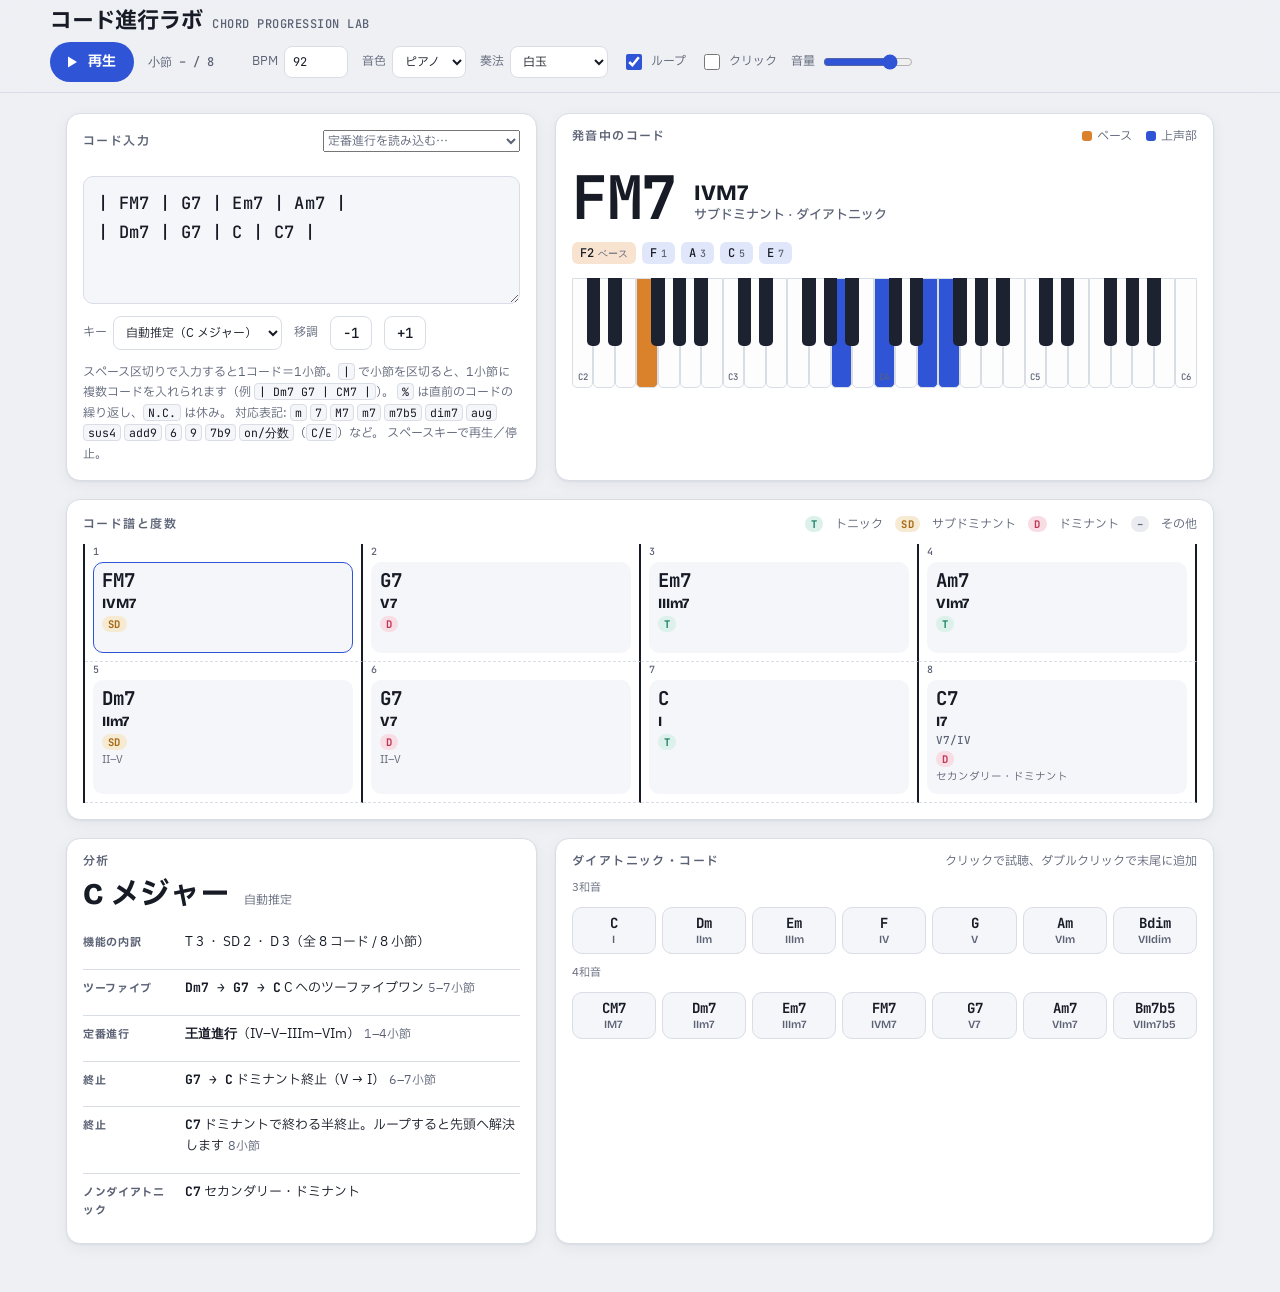
<file: chord-app/index.html>
<!DOCTYPE html>
<html lang="ja">
<head>
<meta charset="utf-8">
<meta name="viewport" content="width=device-width, initial-scale=1, viewport-fit=cover">
<title>コード進行ラボ</title>
<link rel="preconnect" href="https://fonts.googleapis.com">
<link rel="preconnect" href="https://fonts.gstatic.com" crossorigin>
<link rel="stylesheet" href="https://fonts.googleapis.com/css2?family=Bricolage+Grotesque:opsz,wght@12..96,600;12..96,800&family=IBM+Plex+Sans+JP:wght@400;500;700&family=JetBrains+Mono:wght@500;700&display=swap">
<style>
:root {
  --bg: #EEF0F4;
  --surface: #FFFFFF;
  --surface-2: #F5F6F9;
  --ink: #171B26;
  --muted: #5B6275;
  --line: #D9DDE6;
  --accent: #2F54D6;
  --accent-ink: #FFFFFF;
  --accent-soft: #E1E7FB;
  --bass: #D9822B;
  --fn-t: #1B7F67; --fn-t-soft: #DCF1EA;
  --fn-sd: #A56A12; --fn-sd-soft: #F6EAD3;
  --fn-d: #BF3656; --fn-d-soft: #F8DDE4;
  --fn-x: #626A7C; --fn-x-soft: #E9EBF0;
  --err: #C0392B;
  --key-white: #FDFDFE;
  --key-black: #1D2230;
  --shadow: 0 1px 2px rgba(23,27,38,.06), 0 4px 16px rgba(23,27,38,.05);
  --display: "Bricolage Grotesque", "IBM Plex Sans JP", system-ui, sans-serif;
  --body: "IBM Plex Sans JP", "Hiragino Sans", "Noto Sans JP", system-ui, sans-serif;
  --mono: "JetBrains Mono", ui-monospace, "SFMono-Regular", Menlo, monospace;
}
@media (prefers-color-scheme: dark) {
  :root:not([data-theme="light"]) {
    color-scheme: dark;
    --bg: #0F1219; --surface: #171B25; --surface-2: #1E2330;
    --ink: #E7EAF2; --muted: #9AA2B6; --line: #2A3040;
    --accent: #7C9BFF; --accent-ink: #0F1219; --accent-soft: #222B48;
    --bass: #F0A04B;
    --fn-t: #4CC9A4; --fn-t-soft: #16302A;
    --fn-sd: #E3B05A; --fn-sd-soft: #33291A;
    --fn-d: #F07A93; --fn-d-soft: #3A1E27;
    --fn-x: #A3AABB; --fn-x-soft: #252A35;
    --err: #FF7B6B;
    --key-white: #D5DAE4; --key-black: #0A0C11;
    --shadow: 0 1px 2px rgba(0,0,0,.3), 0 4px 16px rgba(0,0,0,.25);
  }
}
:root[data-theme="dark"] {
  color-scheme: dark;
  --bg: #0F1219; --surface: #171B25; --surface-2: #1E2330;
  --ink: #E7EAF2; --muted: #9AA2B6; --line: #2A3040;
  --accent: #7C9BFF; --accent-ink: #0F1219; --accent-soft: #222B48;
  --bass: #F0A04B;
  --fn-t: #4CC9A4; --fn-t-soft: #16302A;
  --fn-sd: #E3B05A; --fn-sd-soft: #33291A;
  --fn-d: #F07A93; --fn-d-soft: #3A1E27;
  --fn-x: #A3AABB; --fn-x-soft: #252A35;
  --err: #FF7B6B;
  --key-white: #D5DAE4; --key-black: #0A0C11;
  --shadow: 0 1px 2px rgba(0,0,0,.3), 0 4px 16px rgba(0,0,0,.25);
}
* { box-sizing: border-box; }
[hidden] { display: none !important; }
html, body { margin: 0; }
body {
  background: var(--bg);
  color: var(--ink);
  font: 400 14px/1.6 var(--body);
  -webkit-font-smoothing: antialiased;
}
button, select, input, textarea { font: inherit; color: inherit; }
:focus-visible { outline: 2px solid var(--accent); outline-offset: 2px; }

/* ---------- transport ---------- */
.top {
  position: sticky; top: env(safe-area-inset-top, 0px); z-index: 10;
  background: color-mix(in srgb, var(--bg) 88%, transparent);
  backdrop-filter: blur(10px); -webkit-backdrop-filter: blur(10px);
  border-bottom: 1px solid var(--line);
  padding-inline: 16px;
}
.top-inner {
  max-width: 1180px; margin: 0 auto; padding-block: 10px;
  display: flex; flex-wrap: wrap; align-items: center; gap: 10px 18px;
}
.brand { display: flex; align-items: baseline; gap: 10px; margin-right: auto; }
.brand h1 {
  font: 800 22px/1 var(--display); letter-spacing: -.01em; margin: 0;
}
.brand span { font: 500 12px/1 var(--mono); color: var(--muted); letter-spacing: .04em; }
.transport { display: flex; flex-wrap: wrap; align-items: center; gap: 8px 14px; }
.play {
  display: inline-flex; align-items: center; gap: 8px;
  height: 40px; padding: 0 18px 0 14px; border-radius: 999px; border: 0;
  background: var(--accent); color: var(--accent-ink); font-weight: 700; cursor: pointer;
}
.play svg { width: 16px; height: 16px; fill: currentColor; }
.play:hover { filter: brightness(1.08); }
.ctl { display: flex; align-items: center; gap: 6px; font-size: 12px; color: var(--muted); }
.ctl select, .ctl input[type="number"] {
  height: 32px; border: 1px solid var(--line); border-radius: 8px;
  background: var(--surface); padding: 0 8px; color: var(--ink);
}
.ctl input[type="number"] { width: 64px; font-family: var(--mono); font-variant-numeric: tabular-nums; }
.ctl input[type="range"] { width: 90px; accent-color: var(--accent); }
.toggle { display: inline-flex; align-items: center; gap: 6px; cursor: pointer; user-select: none; }
.toggle input { accent-color: var(--accent); width: 16px; height: 16px; }
.pos { font: 500 12px/1 var(--mono); color: var(--muted); font-variant-numeric: tabular-nums; min-width: 7.5em; }

/* ---------- layout ---------- */
.wrap { max-width: 1180px; margin: 0 auto; padding: 20px 16px 48px; display: grid; gap: 18px; }
.row { display: grid; gap: 18px; grid-template-columns: minmax(0, 5fr) minmax(0, 7fr); }
@media (max-width: 860px) { .row { grid-template-columns: minmax(0, 1fr); } }
.panel {
  background: var(--surface); border: 1px solid var(--line); border-radius: 14px;
  padding: 16px; box-shadow: var(--shadow); min-width: 0;
}
.panel h2 {
  margin: 0 0 12px; font: 600 12px/1 var(--body); letter-spacing: .12em;
  text-transform: uppercase; color: var(--muted);
  display: flex; align-items: center; gap: 8px; flex-wrap: wrap;
}
.panel h2 .h-extra { margin-left: auto; letter-spacing: 0; text-transform: none; font-weight: 400; }

/* ---------- editor ---------- */
.editor { display: flex; flex-direction: column; gap: 12px; }
textarea#prog {
  width: 100%; min-height: 128px; resize: vertical;
  border: 1px solid var(--line); border-radius: 10px; padding: 12px 14px;
  background: var(--surface-2); color: var(--ink);
  font: 500 17px/1.7 var(--mono); letter-spacing: .02em;
}
.ed-row { display: flex; flex-wrap: wrap; align-items: center; gap: 8px 12px; }
.ed-row select {
  height: 34px; border: 1px solid var(--line); border-radius: 8px; background: var(--surface);
  padding: 0 8px; color: var(--ink); max-width: 100%;
}
.btn {
  height: 34px; padding: 0 12px; border: 1px solid var(--line); border-radius: 8px;
  background: var(--surface); cursor: pointer; font-weight: 500;
}
.btn:hover { border-color: var(--accent); color: var(--accent); }
.btn.mono { font-family: var(--mono); min-width: 40px; }
.hint { margin: 0; font-size: 12px; color: var(--muted); line-height: 1.7; }
.hint code { font-family: var(--mono); background: var(--surface-2); border: 1px solid var(--line); border-radius: 4px; padding: 0 4px; font-size: 11.5px; color: var(--ink); }

/* ---------- now playing ---------- */
.now { display: flex; flex-direction: column; gap: 14px; }
.now-head { display: flex; flex-wrap: wrap; align-items: flex-end; gap: 6px 18px; }
.now-name { font: 700 clamp(40px, 7vw, 60px)/1 var(--mono); letter-spacing: -.02em; }
.now-meta { display: flex; flex-direction: column; gap: 4px; padding-bottom: 4px; }
.now-num { font: 800 22px/1 var(--display); }
.now-alt { font: 500 13px/1.2 var(--body); color: var(--muted); }
.now-notes { display: flex; flex-wrap: wrap; gap: 6px; }
.note-chip {
  font: 500 12px/1 var(--mono); padding: 5px 8px; border-radius: 6px;
  background: var(--accent-soft); color: var(--ink);
}
.note-chip.bass { background: color-mix(in srgb, var(--bass) 22%, transparent); }
.note-chip small { color: var(--muted); margin-left: 4px; font-size: 10px; }
.kb-scroll { overflow-x: auto; padding-bottom: 2px; }
.kb { position: relative; height: 110px; min-width: 520px; user-select: none; }
.wk, .bk { position: absolute; top: 0; border-radius: 0 0 5px 5px; transition: background-color .08s; }
.wk { height: 100%; background: var(--key-white); border: 1px solid var(--line); }
.bk { height: 62%; background: var(--key-black); z-index: 2; }
.wk.on, .bk.on { background: var(--accent); }
.wk.bass, .bk.bass { background: var(--bass); }
.wk .lbl { position: absolute; bottom: 5px; left: 0; right: 0; text-align: center; font: 500 9px/1 var(--mono); color: var(--muted); }
.legend { display: flex; gap: 14px; font-size: 12px; color: var(--muted); flex-wrap: wrap; }
.legend i { display: inline-block; width: 10px; height: 10px; border-radius: 3px; margin-right: 5px; vertical-align: -1px; }

/* ---------- chart ---------- */
.chart { display: grid; grid-template-columns: repeat(4, minmax(0, 1fr)); gap: 0; border-left: 2px solid var(--ink); }
@media (max-width: 860px) { .chart { grid-template-columns: repeat(2, minmax(0, 1fr)); } }
.bar {
  position: relative; display: flex; gap: 6px; padding: 18px 8px 8px;
  border-right: 2px solid var(--ink); border-bottom: 1px dashed var(--line); min-height: 118px;
}
.bar-no { position: absolute; top: 3px; left: 8px; font: 500 10px/1 var(--mono); color: var(--muted); }
.cell {
  flex: 1 1 0; min-width: 0; text-align: left; cursor: pointer;
  display: flex; flex-direction: column; gap: 4px; align-items: flex-start;
  border: 1px solid transparent; border-radius: 10px; padding: 8px;
  background: var(--surface-2);
  transition: background-color .1s, border-color .1s, transform .1s;
}
.cell:hover { border-color: var(--line); }
.cell.cursor { border-color: var(--accent); }
.cell.playing { background: var(--accent); color: var(--accent-ink); transform: translateY(-1px); }
.cell.playing .num, .cell.playing .alt, .cell.playing .tag { color: var(--accent-ink); }
.cname { font: 700 19px/1.1 var(--mono); overflow-wrap: anywhere; }
.num { font: 800 14px/1.1 var(--display); color: var(--ink); overflow-wrap: anywhere; }
.alt { font: 500 11px/1.2 var(--mono); color: var(--muted); overflow-wrap: anywhere; }
.fn {
  font: 700 10.5px/1 var(--mono); padding: 3px 6px; border-radius: 999px; letter-spacing: .04em;
}
.fn-T { background: var(--fn-t-soft); color: var(--fn-t); }
.fn-SD { background: var(--fn-sd-soft); color: var(--fn-sd); }
.fn-D { background: var(--fn-d-soft); color: var(--fn-d); }
.fn-X { background: var(--fn-x-soft); color: var(--fn-x); }
.tag { font-size: 10.5px; line-height: 1.3; color: var(--muted); }
.cell.err { background: color-mix(in srgb, var(--err) 12%, transparent); }
.cell.err .cname { color: var(--err); }
.cell.rest .cname { color: var(--muted); }
.fn-legend { display: flex; flex-wrap: wrap; gap: 6px 12px; font-size: 12px; color: var(--muted); align-items: center; }
.empty { color: var(--muted); padding: 24px 8px; }

/* ---------- analysis ---------- */
.keyline { display: flex; flex-wrap: wrap; align-items: baseline; gap: 6px 14px; margin-bottom: 14px; }
.keyname { font: 800 30px/1 var(--display); }
.keysub { color: var(--muted); font-size: 12px; }
.findings { list-style: none; margin: 0; padding: 0; display: grid; gap: 8px; }
.findings li { display: grid; grid-template-columns: 92px minmax(0, 1fr); gap: 10px; align-items: baseline; padding: 8px 0; border-top: 1px solid var(--line); }
.findings li:first-child { border-top: 0; }
.f-kind { font-size: 11px; font-weight: 700; letter-spacing: .06em; color: var(--muted); }
.f-body { font-size: 13px; }
.f-body b { font-family: var(--mono); font-weight: 700; }
.f-body .bars { color: var(--muted); font-size: 12px; margin-left: 4px; }
.palette { display: grid; gap: 10px; }
.pal-row { display: grid; grid-template-columns: repeat(7, minmax(0, 1fr)); gap: 6px; }
@media (max-width: 520px) { .pal-row { grid-template-columns: repeat(4, minmax(0, 1fr)); } }
.pal {
  display: flex; flex-direction: column; align-items: center; gap: 3px; padding: 8px 4px;
  border: 1px solid var(--line); border-radius: 10px; background: var(--surface-2); cursor: pointer;
}
.pal:hover { border-color: var(--accent); }
.pal .p-name { font: 700 14px/1.1 var(--mono); }
.pal .p-num { font: 600 11px/1 var(--display); color: var(--muted); }
.pal-label { font-size: 11px; color: var(--muted); }
@media (prefers-reduced-motion: reduce) { * { transition: none !important; } }
</style>
</head>
<body>

<header class="top">
  <div class="top-inner">
    <div class="brand"><h1>コード進行ラボ</h1><span>CHORD PROGRESSION LAB</span></div>
    <div class="transport">
      <button class="play" id="play" type="button" aria-label="再生">
        <svg id="ico-play" viewBox="0 0 16 16"><path d="M4 2.5v11l9-5.5z"/></svg>
        <svg id="ico-stop" viewBox="0 0 16 16" hidden><rect x="3" y="3" width="10" height="10" rx="1.5"/></svg>
        <span id="play-label">再生</span>
      </button>
      <span class="pos" id="pos">小節 – / –</span>
      <label class="ctl">BPM <input type="number" id="bpm" min="40" max="240" value="92"></label>
      <label class="ctl">音色
        <select id="inst">
          <option value="piano">ピアノ</option>
          <option value="ep">エレピ</option>
          <option value="pad">パッド</option>
        </select>
      </label>
      <label class="ctl">奏法
        <select id="style">
          <option value="block">白玉</option>
          <option value="beat">4分刻み</option>
          <option value="arp">アルペジオ</option>
        </select>
      </label>
      <label class="ctl toggle"><input type="checkbox" id="loop" checked> ループ</label>
      <label class="ctl toggle"><input type="checkbox" id="click"> クリック</label>
      <label class="ctl">音量 <input type="range" id="vol" min="0" max="1" step="0.01" value="0.8"></label>
    </div>
  </div>
</header>

<main class="wrap">
  <div class="row">
    <section class="panel editor" aria-labelledby="h-input">
      <h2 id="h-input">コード入力
        <span class="h-extra">
          <select id="preset" aria-label="定番進行を読み込む">
            <option value="">定番進行を読み込む…</option>
          </select>
        </span>
      </h2>
      <textarea id="prog" spellcheck="false" autocomplete="off" aria-label="コード進行"></textarea>
      <div class="ed-row">
        <label class="ctl">キー
          <select id="key"></select>
        </label>
        <span class="ctl">移調</span>
        <button class="btn mono" id="tr-down" type="button" aria-label="半音下げる">−1</button>
        <button class="btn mono" id="tr-up" type="button" aria-label="半音上げる">+1</button>
      </div>
      <p class="hint">
        スペース区切りで入力すると1コード＝1小節。<code>|</code> で小節を区切ると、1小節に複数コードを入れられます（例 <code>| Dm7 G7 | CM7 |</code>）。
        <code>%</code> は直前のコードの繰り返し、<code>N.C.</code> は休み。
        対応表記: <code>m</code> <code>7</code> <code>M7</code> <code>m7</code> <code>m7b5</code> <code>dim7</code> <code>aug</code> <code>sus4</code> <code>add9</code> <code>6</code> <code>9</code> <code>7b9</code> <code>on/分数</code>（<code>C/E</code>）など。
        スペースキーで再生／停止。
      </p>
    </section>

    <section class="panel now" aria-labelledby="h-now">
      <h2 id="h-now">発音中のコード
        <span class="h-extra legend">
          <span><i style="background:var(--bass)"></i>ベース</span>
          <span><i style="background:var(--accent)"></i>上声部</span>
        </span>
      </h2>
      <div class="now-head">
        <div class="now-name" id="now-name">–</div>
        <div class="now-meta">
          <div class="now-num" id="now-num"></div>
          <div class="now-alt" id="now-alt"></div>
        </div>
      </div>
      <div class="now-notes" id="now-notes"></div>
      <div class="kb-scroll"><div class="kb" id="kb"></div></div>
    </section>
  </div>

  <section class="panel" aria-labelledby="h-chart">
    <h2 id="h-chart">コード譜と度数
      <span class="h-extra fn-legend">
        <span class="fn fn-T">T</span>トニック
        <span class="fn fn-SD">SD</span>サブドミナント
        <span class="fn fn-D">D</span>ドミナント
        <span class="fn fn-X">–</span>その他
      </span>
    </h2>
    <div class="chart" id="chart"></div>
  </section>

  <div class="row">
    <section class="panel" aria-labelledby="h-analysis">
      <h2 id="h-analysis">分析</h2>
      <div class="keyline">
        <span class="keyname" id="key-name">–</span>
        <span class="keysub" id="key-sub"></span>
      </div>
      <ul class="findings" id="findings"></ul>
    </section>
    <section class="panel" aria-labelledby="h-pal">
      <h2 id="h-pal">ダイアトニック・コード <span class="h-extra">クリックで試聴、ダブルクリックで末尾に追加</span></h2>
      <div class="palette" id="palette"></div>
    </section>
  </div>
</main>

<script>
(() => {
'use strict';
const $ = s => document.querySelector(s);

/* ================= 音名・コード定義 ================= */
const SHARP = ['C','C#','D','D#','E','F','F#','G','G#','A','A#','B'];
const FLAT  = ['C','Db','D','Eb','E','F','Gb','G','Ab','A','Bb','B'];
const LETTER = { C: 0, D: 2, E: 4, F: 5, G: 7, A: 9, B: 11 };
const FLAT_MAJOR = new Set([5, 10, 3, 8, 1, 6]);  // F Bb Eb Ab Db Gb
const FLAT_MINOR = new Set([2, 7, 0, 5, 10, 3]);  // Dm Gm Cm Fm Bbm Ebm
const mod12 = n => ((n % 12) + 12) % 12;
const pcName = (pc, flats) => (flats ? FLAT : SHARP)[mod12(pc)];
const keyUsesFlats = k => (k.mode === 'major' ? FLAT_MAJOR : FLAT_MINOR).has(k.tonic);
const keyLabel = k => pcName(k.tonic, keyUsesFlats(k)) + (k.mode === 'major' ? ' メジャー' : ' マイナー');

// [表示名, 構成音(半音), 別表記...]
const QDEF = [
  ['',      [0,4,7], 'M', 'maj'],
  ['m',     [0,3,7], 'min', '-'],
  ['5',     [0,7]],
  ['6',     [0,4,7,9]],
  ['m6',    [0,3,7,9], 'min6', '-6'],
  ['69',    [0,4,7,9,14], '6/9'],
  ['7',     [0,4,7,10]],
  ['M7',    [0,4,7,11], 'maj7', 'Maj7', '△7', '△', 'Δ7', 'Δ'],
  ['m7',    [0,3,7,10], 'min7', '-7'],
  ['mM7',   [0,3,7,11], 'mmaj7', 'mMaj7', 'm(maj7)', 'm△7', 'minmaj7', '-M7'],
  ['9',     [0,4,7,10,14]],
  ['M9',    [0,4,7,11,14], 'maj9', '△9'],
  ['m9',    [0,3,7,10,14], 'min9', '-9'],
  ['add9',  [0,4,7,14], 'add2'],
  ['madd9', [0,3,7,14], 'm(add9)'],
  ['11',    [0,7,10,14,17]],
  ['m11',   [0,3,7,10,14,17]],
  ['13',    [0,4,7,10,14,21]],
  ['M13',   [0,4,7,11,14,21], 'maj13'],
  ['m13',   [0,3,7,10,14,21]],
  ['sus4',  [0,5,7], 'sus'],
  ['sus2',  [0,2,7]],
  ['7sus4', [0,5,7,10], '7sus'],
  ['dim',   [0,3,6], 'o', '°', 'm-5', 'mb5'],
  ['dim7',  [0,3,6,9], 'o7', '°7'],
  ['m7b5',  [0,3,6,10], 'm7-5', 'm7(b5)', 'm7(-5)', 'ø', 'ø7', 'φ'],
  ['aug',   [0,4,8], '+', '+5', '#5'],
  ['aug7',  [0,4,8,10], '+7', '7#5', '7+5', '7(#5)', '7aug'],
  ['7b5',   [0,4,6,10], '7-5', '7(b5)'],
  ['7b9',   [0,4,7,10,13], '7-9', '7(b9)'],
  ['7#9',   [0,4,7,10,15], '7+9', '7(#9)'],
  ['7#11',  [0,4,7,10,18], '7(#11)'],
  ['7b13',  [0,4,7,10,20], '7(b13)'],
  ['M7#11', [0,4,7,11,18], 'M7(#11)', 'maj7#11'],
];
const normSuf = s => s.replace(/♭/g, 'b').replace(/♯/g, '#').replace(/[()（）\s]/g, '');
const QMAP = new Map();
QDEF.forEach(([canon, iv, ...alias]) => {
  [canon, ...alias].forEach(n => { QMAP.set(n, { canon, iv }); QMAP.set(normSuf(n), { canon, iv }); });
});
const acc = a => (a === '#' || a === '♯') ? 1 : (a === 'b' || a === '♭') ? -1 : 0;
const CHORD_RE = /^([A-Ga-g])([#b♯♭]?)(.*?)(?:\/([A-Ga-g])([#b♯♭]?))?$/;

function parseChord(tok) {
  const m = tok.match(CHORD_RE);
  if (!m) return null;
  const q = QMAP.get(m[3]) || QMAP.get(normSuf(m[3]));
  if (!q) return null;
  const root = mod12(LETTER[m[1].toUpperCase()] + acc(m[2]));
  const bass = m[4] ? mod12(LETTER[m[4].toUpperCase()] + acc(m[5])) : null;
  return { root, bass: bass === root ? null : bass, canon: q.canon, iv: q.iv };
}

function parseProgression(text) {
  const bars = text.includes('|')
    ? text.split(/[|\n]/).map(s => s.trim()).filter(Boolean).map(s => s.split(/\s+/))
    : text.split(/\s+/).filter(Boolean).map(t => [t]);
  const items = [];
  let prev = null;
  bars.forEach((toks, bar) => {
    const beats = 4 / toks.length;
    toks.forEach(tok => {
      const it = { tok, label: tok, bar, beats };
      if (/^(N\.?C\.?|-)$/i.test(tok)) it.rest = true;
      else if (tok === '%') {
        if (prev) Object.assign(it, prev, { label: prev.label });
        else it.error = true;
      } else {
        const c = parseChord(tok);
        if (c) Object.assign(it, c); else it.error = true;
      }
      if (it.iv) prev = { root: it.root, bass: it.bass, canon: it.canon, iv: it.iv, label: it.label };
      items.push(it);
    });
  });
  return { items, barCount: bars.length };
}

/* ================= キー推定・分析 ================= */
const MAJ  = [0,2,4,5,7,9,11];
const NMIN = [0,2,3,5,7,8,10];
const HMIN = [0,2,3,5,7,8,11];
const pcsOf = c => { const s = new Set(c.iv.map(i => mod12(c.root + i))); if (c.bass != null) s.add(c.bass); return [...s]; };
const ivSet = c => new Set(c.iv.map(mod12));
const isMinorish = c => { const s = ivSet(c); return s.has(3) && !s.has(4); };
const isDomLike = c => { const s = ivSet(c); return (s.has(4) && !s.has(11) && !s.has(3) && (s.has(7) || s.has(8) || s.has(6))) || (s.has(5) && s.has(10) && !s.has(3)); };
const isDim = c => c.canon === 'dim' || c.canon === 'dim7';

function scoreKey(ch, tonic, mode) {
  let s = 0;
  ch.forEach(c => {
    const rel = pcsOf(c).map(p => mod12(p - tonic));
    let hit = 0;
    rel.forEach(p => { hit += mode === 'major' ? (MAJ.includes(p) ? 1 : 0) : (NMIN.includes(p) ? 1 : p === 11 ? 0.8 : 0); });
    s += (hit / rel.length) * (0.5 + c.beats / 8);
  });
  const isTonic = c => c.root === tonic && (mode === 'major' ? !isMinorish(c) : isMinorish(c));
  ch.forEach(c => { if (isTonic(c)) s += 0.3; });
  if (isTonic(ch[0])) s += 1;
  if (isTonic(ch[ch.length - 1])) s += 1.5;
  for (let i = 0; i < ch.length - 1; i++) {
    if (ch[i].root === mod12(tonic + 7) && isDomLike(ch[i]) && ch[i + 1].root === tonic) s += 0.6;
  }
  return s + (mode === 'major' ? 0.01 : 0);
}
function detectKey(items) {
  const ch = items.filter(c => c.iv);
  if (!ch.length) return { tonic: 0, mode: 'major' };
  let best = null;
  for (let t = 0; t < 12; t++) for (const mode of ['major', 'minor']) {
    const sc = scoreKey(ch, t, mode);
    if (!best || sc > best.sc) best = { tonic: t, mode, sc };
  }
  return best;
}

const NUM = ['I','♭II','II','♭III','III','IV','♯IV','V','♭VI','VI','♭VII','VII'];
const FN_MAJ = { 0: 'T', 4: 'T', 9: 'T', 2: 'SD', 5: 'SD', 7: 'D', 11: 'D' };
const FN_MIN = { 0: 'T', 3: 'T', 2: 'SD', 5: 'SD', 8: 'SD', 7: 'D', 10: 'D', 11: 'D' };

function analyze(items, key) {
  const ch = items.filter(c => c.iv);
  const findings = [];
  const inSet = (c, set, tonic) => pcsOf(c).every(p => set.includes(mod12(p - tonic)));
  // ループ再生を前提に、末尾のコードは先頭へ戻って次のコードを探す
  const nextDiff = k => { for (let s = 1; s < ch.length; s++) { const c = ch[(k + s) % ch.length]; if (c.root !== ch[k].root) return c; } return null; };
  const barsOf = (a, b) => a.bar === b.bar ? `${a.bar + 1}小節` : `${a.bar + 1}–${b.bar + 1}小節`;

  ch.forEach((c, k) => {
    const deg = mod12(c.root - key.tonic);
    c.deg = deg;
    c.num = NUM[deg] + c.canon + (c.bass != null ? '/' + NUM[mod12(c.bass - key.tonic)] : '');
    c.alt = ''; c.tags = []; c.fn = 'X';
    const diat = key.mode === 'major'
      ? inSet(c, MAJ, key.tonic)
      : inSet(c, NMIN, key.tonic) || inSet(c, HMIN, key.tonic);
    const next = nextDiff(k);
    const nextDeg = next ? mod12(next.root - key.tonic) : null;
    const targetNum = next ? NUM[nextDeg] + (isMinorish(next) ? 'm' : '') : '';
    if (diat) {
      c.fn = (key.mode === 'major' ? FN_MAJ : FN_MIN)[deg] || 'X';
      c.tags.push('ダイアトニック');
    } else if (isDomLike(c) && next && next.root === mod12(c.root + 5)) {
      c.fn = 'D'; c.alt = `V${ivSet(c).has(10) ? '7' : ''}/${targetNum}`;
      c.tags.push('セカンダリー・ドミナント');
    } else if (isDomLike(c) && next && next.root === mod12(c.root - 1)) {
      c.fn = 'D'; c.alt = `subV7/${targetNum}`;
      c.tags.push('裏コード');
    } else if (isDim(c) && next && next.root === mod12(c.root + 1)) {
      c.fn = 'X'; c.tags.push('パッシング・ディミニッシュ');
    } else if (deg === 1 && !isMinorish(c)) {
      c.fn = 'SD'; c.tags.push('ナポリの和音');
    } else if (key.mode === 'major' && inSet(c, NMIN, key.tonic)) {
      c.fn = FN_MIN[deg] === 'D' && deg === 10 ? 'SD' : (FN_MIN[deg] || 'X');
      c.tags.push('同主調からの借用');
    } else if (key.mode === 'minor' && inSet(c, MAJ, key.tonic)) {
      c.fn = FN_MAJ[deg] || 'X'; c.tags.push('同主調からの借用');
    } else {
      c.tags.push('ノンダイアトニック');
    }
  });

  // ツーファイブ
  for (let k = 0; k < ch.length - 1; k++) {
    const a = ch[k], b = ch[k + 1];
    if ((isMinorish(a) || a.canon === 'm7b5') && isDomLike(b) && b.root === mod12(a.root + 5)) {
      a.tags.push('II–V'); b.tags.push('II–V');
      const c = ch[k + 2];
      const flats = keyUsesFlats(key);
      const target = pcName(mod12(b.root + 5), flats);
      if (c && c.root === mod12(b.root + 5)) {
        findings.push({ kind: 'ツーファイブ', html: `<b>${a.label} → ${b.label} → ${c.label}</b> ${target} へのツーファイブワン<span class="bars">${barsOf(a, c)}</span>` });
      } else {
        findings.push({ kind: 'ツーファイブ', html: `<b>${a.label} → ${b.label}</b> ${target} へ向かうツーファイブ（解決せず）<span class="bars">${barsOf(a, b)}</span>` });
      }
    }
  }

  // 定番進行（メジャー基準の度数で照合）
  const relTonic = key.mode === 'major' ? key.tonic : mod12(key.tonic + 3);
  const seq = [];
  ch.forEach(c => { const d = mod12(c.root - relTonic); if (!seq.length || seq[seq.length - 1].d !== d) seq.push({ d, c }); });
  PATTERNS.forEach(p => {
    for (let i = 0; i + p.degs.length <= seq.length; i++) {
      if (p.degs.every((d, j) => seq[i + j].d === d)) {
        const a = seq[i].c, b = seq[i + p.degs.length - 1].c;
        findings.push({ kind: '定番進行', html: `<b>${p.name}</b>（${p.roman}）${p.note ? ' ' + p.note : ''}<span class="bars">${barsOf(a, b)}</span>` });
        i += p.degs.length - 1;
      }
    }
  });

  // 終止
  for (let k = 0; k < ch.length - 1; k++) {
    const a = ch[k], b = ch[k + 1];
    const isTonicChord = c => c.deg === 0 && c.bass == null && (key.mode === 'major' ? !isMinorish(c) : isMinorish(c));
    if (a.deg === 7 && isDomLike(a) && isTonicChord(b))
      findings.push({ kind: '終止', html: `<b>${a.label} → ${b.label}</b> ドミナント終止（V → I）<span class="bars">${barsOf(a, b)}</span>` });
    else if (a.deg === 5 && a.fn === 'SD' && isTonicChord(b))
      findings.push({ kind: '終止', html: `<b>${a.label} → ${b.label}</b> サブドミナント終止（アーメン終止）<span class="bars">${barsOf(a, b)}</span>` });
    else if (a.deg === 7 && isDomLike(a) && b.deg === (key.mode === 'major' ? 9 : 8))
      findings.push({ kind: '終止', html: `<b>${a.label} → ${b.label}</b> 偽終止（トニックの代わりに ${NUM[b.deg]} へ）<span class="bars">${barsOf(a, b)}</span>` });
  }
  if (ch.length > 1 && ch[ch.length - 1].fn === 'D')
    findings.push({ kind: '終止', html: `<b>${ch[ch.length - 1].label}</b> ドミナントで終わる半終止。ループすると先頭へ解決します<span class="bars">${ch[ch.length - 1].bar + 1}小節</span>` });

  const nd = ch.filter(c => !c.tags.includes('ダイアトニック'));
  if (nd.length) {
    findings.push({ kind: 'ノンダイアトニック', html: nd.map(c => `<b>${c.label}</b> ${c.tags[0]}`).join('、') });
  }
  return findings;
}

const PATTERNS = [
  { name: 'カノン進行', roman: 'I–V–VIm–IIIm–IV–I–IV–V', degs: [0,7,9,4,5,0,5,7] },
  { name: '丸サ進行', roman: 'IVM7–III7–VIm7–Vm7–I7', degs: [5,4,9,7,0], note: 'Just the Two of Us 進行とも' },
  { name: '王道進行', roman: 'IV–V–IIIm–VIm', degs: [5,7,4,9] },
  { name: '小室進行', roman: 'VIm–IV–V–I', degs: [9,5,7,0] },
  { name: '50年代進行', roman: 'I–VIm–IV–V', degs: [0,9,5,7] },
  { name: 'アクシス進行', roman: 'I–V–VIm–IV', degs: [0,7,9,5] },
  { name: 'Creep 進行', roman: 'I–III–IV–IVm', degs: [0,4,5,5] },
  { name: '循環進行', roman: 'I–VIm–IIm–V', degs: [0,9,2,7] },
];

/* ================= プリセット ================= */
const PRESETS = [
  { name: '王道進行（IV–V–IIIm–VIm）', text: 'FM7 G7 Em7 Am7', bpm: 92 },
  { name: 'カノン進行', text: 'C G Am Em F C F G', bpm: 84 },
  { name: '丸サ進行（Just the Two of Us）', text: 'FM7 E7 Am7 Gm7 C7', bpm: 96 },
  { name: '小室進行', text: 'Am F G C', bpm: 128 },
  { name: 'ジャズの II–V–I と循環', text: '| Dm7 G7 | CM7 A7 | Dm7 G7 | CM7 |', bpm: 120 },
  { name: 'ブルース（12小節）', text: 'C7 F7 C7 C7\nF7 F7 C7 C7\nG7 F7 C7 G7', bpm: 110 },
  { name: 'セカンダリードミナントと借用', text: '| C | E7 | Am | C7 |\n| F | Fm | C/G G7 | C |', bpm: 88 },
  { name: 'マイナーキーの II–V–I', text: '| Am7 | Dm7 | Bm7b5 E7 | Am7 |', bpm: 100 },
];

/* ================= 状態 ================= */
let state = { items: [], key: { tonic: 0, mode: 'major' }, autoKey: null, cursor: 0 };
const store = {
  get(k) { try { return localStorage.getItem(k); } catch (e) { return null; } },
  set(k, v) { try { localStorage.setItem(k, v); } catch (e) {} },
};

/* ================= ボイシング ================= */
function voice(items) {
  let prev = null;
  items.forEach(c => {
    if (!c.iv) { c.voicing = null; return; }
    let ups = [...new Set(c.iv.map(mod12))].sort((a, b) => a - b);
    if (ups.length > 4 && ups.includes(7)) ups = ups.filter(i => i !== 7);
    if (ups.length > 4) ups = ups.filter(i => i !== 0);
    const pcs = ups.map(i => mod12(c.root + i));
    let best = null;
    for (let r = 0; r < pcs.length; r++) {
      const rot = pcs.slice(r).concat(pcs.slice(0, r));
      for (let start = 50; start <= 66; start++) {
        if (mod12(start) !== rot[0]) continue;
        const notes = [start];
        for (let j = 1; j < rot.length; j++) {
          let n = notes[j - 1] + 1;
          while (mod12(n) !== rot[j]) n++;
          notes.push(n);
        }
        if (notes[notes.length - 1] > 79) continue;
        const avg = notes.reduce((a, b) => a + b, 0) / notes.length;
        let cost = Math.abs(avg - 63) * 0.4;
        if (prev) cost += notes.reduce((a, n) => a + Math.min(...prev.map(p => Math.abs(p - n))), 0)
                         + prev.reduce((a, p) => a + Math.min(...notes.map(n => Math.abs(p - n))), 0) * 0.5;
        if (!best || cost < best.cost) best = { notes, cost };
      }
    }
    const bassPc = c.bass != null ? c.bass : c.root;
    c.voicing = { bass: 36 + bassPc, upper: best ? best.notes : [] };
    prev = c.voicing.upper;
  });
}

/* ================= 描画 ================= */
const KB_LO = 36, KB_HI = 84;
const isBlack = m => [1, 3, 6, 8, 10].includes(mod12(m));
const keyEls = {};
function buildKeyboard() {
  const kb = $('#kb');
  const whites = [];
  for (let m = KB_LO; m <= KB_HI; m++) if (!isBlack(m)) whites.push(m);
  const w = 100 / whites.length;
  let wi = 0;
  for (let m = KB_LO; m <= KB_HI; m++) {
    const el = document.createElement('div');
    if (isBlack(m)) {
      el.className = 'bk';
      el.style.left = `calc(${wi * w}% - ${w * 0.31}%)`;
      el.style.width = `${w * 0.62}%`;
    } else {
      el.className = 'wk';
      el.style.left = `${wi * w}%`;
      el.style.width = `${w}%`;
      if (mod12(m) === 0) el.innerHTML = `<span class="lbl">C${Math.floor(m / 12) - 1}</span>`;
      wi++;
    }
    keyEls[m] = el;
    kb.appendChild(el);
  }
}
function lightKeys(v) {
  Object.values(keyEls).forEach(el => el.classList.remove('on', 'bass'));
  if (!v) return;
  v.upper.forEach(m => keyEls[m] && keyEls[m].classList.add('on'));
  if (keyEls[v.bass]) keyEls[v.bass].classList.add('bass');
}

const esc = s => s.replace(/[&<>"]/g, ch => ({ '&': '&amp;', '<': '&lt;', '>': '&gt;', '"': '&quot;' }[ch]));

function renderChart() {
  const chart = $('#chart');
  const { items } = state;
  if (!items.length) { chart.innerHTML = '<div class="empty">コードを入力してください。</div>'; return; }
  const bars = [];
  items.forEach((it, i) => { (bars[it.bar] = bars[it.bar] || []).push([it, i]); });
  chart.innerHTML = bars.map((cells, b) => `
    <div class="bar"><span class="bar-no">${b + 1}</span>
      ${cells.map(([it, i]) => {
        if (it.error) return `<button type="button" class="cell err" data-i="${i}"><span class="cname">${esc(it.tok)}</span><span class="tag">読めない表記です</span></button>`;
        if (it.rest) return `<button type="button" class="cell rest" data-i="${i}"><span class="cname">N.C.</span><span class="tag">休み</span></button>`;
        const tag = it.tags.filter(t => t !== 'ダイアトニック').join(' · ');
        return `<button type="button" class="cell" data-i="${i}">
          <span class="cname">${esc(it.label)}</span>
          <span class="num">${esc(it.num)}</span>
          ${it.alt ? `<span class="alt">${esc(it.alt)}</span>` : ''}
          <span class="fn fn-${it.fn}">${it.fn === 'X' ? '–' : it.fn}</span>
          ${tag ? `<span class="tag">${esc(tag)}</span>` : ''}
        </button>`;
      }).join('')}
    </div>`).join('');
  markCells();
}
function markCells(playingIdx = -1) {
  document.querySelectorAll('.cell').forEach(el => {
    const i = +el.dataset.i;
    el.classList.toggle('cursor', i === state.cursor && playingIdx < 0);
    el.classList.toggle('playing', i === playingIdx);
  });
}

function showChord(i) {
  const c = state.items[i];
  const nameEl = $('#now-name'), numEl = $('#now-num'), altEl = $('#now-alt'), notesEl = $('#now-notes');
  if (!c || !c.iv) {
    nameEl.textContent = c ? (c.rest ? 'N.C.' : c.tok) : '–';
    numEl.textContent = ''; altEl.textContent = c && c.error ? '読めない表記です' : ''; notesEl.innerHTML = '';
    lightKeys(null);
    return;
  }
  const flats = keyUsesFlats(state.key) || /^[A-G][b♭]/.test(c.label);
  nameEl.textContent = c.label;
  numEl.textContent = c.num;
  const fnName = { T: 'トニック', SD: 'サブドミナント', D: 'ドミナント', X: '' }[c.fn];
  altEl.textContent = [c.alt, fnName, ...c.tags].filter(Boolean).join(' · ');
  const deg = ['1','♭9','9','♭3','3','11','♭5','5','♯5','6','♭7','7'];
  const degLong = { 13: '♭9', 14: '9', 15: '♯9', 17: '11', 18: '♯11', 20: '♭13', 21: '13' };
  const minorThird = c.iv.includes(3) && !c.iv.includes(4);
  const tones = c.iv.map(i => {
    let d = degLong[i] || deg[i];
    if (i === 3 && !minorThird) d = '♯9';
    if (i === 8 && c.iv.includes(7)) d = '♭13';
    if (i === 9 && c.canon.startsWith('dim')) d = '𝄫7';
    return `<span class="note-chip">${pcName(c.root + i, flats)}<small>${d}</small></span>`;
  });
  const bassChip = `<span class="note-chip bass">${pcName(c.voicing.bass, flats)}${Math.floor(c.voicing.bass / 12) - 1}<small>ベース</small></span>`;
  notesEl.innerHTML = bassChip + tones.join('');
  lightKeys(c.voicing);
}

function renderAnalysis(findings) {
  const k = state.key;
  $('#key-name').textContent = keyLabel(k);
  $('#key-sub').textContent = $('#key').value === 'auto' ? '自動推定' : `手動指定（推定は ${keyLabel(state.autoKey)}）`;
  const ch = state.items.filter(c => c.iv);
  const counts = { T: 0, SD: 0, D: 0 };
  ch.forEach(c => { if (counts[c.fn] != null) counts[c.fn]++; });
  const summary = { kind: '機能の内訳', html: `T ${counts.T} ・ SD ${counts.SD} ・ D ${counts.D}（全 ${ch.length} コード / ${state.barCount} 小節）` };
  const list = [summary, ...findings];
  $('#findings').innerHTML = list.map(f => `<li><span class="f-kind">${f.kind}</span><span class="f-body">${f.html}</span></li>`).join('');
}

const TRIAD_Q = { '0,4,7': '', '0,3,7': 'm', '0,3,6': 'dim', '0,4,8': 'aug' };
const SEV_Q = { '0,4,7,11': 'M7', '0,4,7,10': '7', '0,3,7,10': 'm7', '0,3,6,10': 'm7b5', '0,3,6,9': 'dim7', '0,3,7,11': 'mM7', '0,4,8,11': 'augM7' };
function renderPalette() {
  const k = state.key, flats = keyUsesFlats(k);
  const scale = k.mode === 'major' ? MAJ : NMIN;
  const build = (n, table) => scale.map((d, i) => {
    const tones = [];
    for (let j = 0; j < n; j++) tones.push(mod12(scale[(i + j * 2) % 7] - d));
    const q = table[tones.join(',')];
    const name = pcName(k.tonic + d, flats) + (q || '');
    return { name, num: NUM[d] + (q || '') };
  });
  const rows = [
    { label: '3和音', chords: build(3, TRIAD_Q) },
    { label: '4和音', chords: build(4, SEV_Q) },
  ];
  if (k.mode === 'minor') {
    rows.push({ label: '和声的短音階から', chords: [
      { name: pcName(k.tonic + 7, flats) + '7', num: 'V7' },
      { name: pcName(k.tonic + 11, flats) + 'dim7', num: 'VIIdim7' },
      { name: pcName(k.tonic, flats) + 'mM7', num: 'ImM7' },
    ] });
  }
  $('#palette').innerHTML = rows.map(r => `
    <div class="pal-label">${r.label}</div>
    <div class="pal-row">${r.chords.map(c => `<button type="button" class="pal" data-chord="${esc(c.name)}"><span class="p-name">${esc(c.name)}</span><span class="p-num">${esc(c.num)}</span></button>`).join('')}</div>
  `).join('');
}

function buildKeySelect() {
  const sel = $('#key');
  let html = '<option value="auto">自動推定</option>';
  for (const mode of ['major', 'minor']) {
    html += `<optgroup label="${mode === 'major' ? 'メジャー' : 'マイナー'}">`;
    for (let t = 0; t < 12; t++) html += `<option value="${t}:${mode}">${keyLabel({ tonic: t, mode })}</option>`;
    html += '</optgroup>';
  }
  sel.innerHTML = html;
}

function update() {
  const text = $('#prog').value;
  store.set('chordlab.prog', text);
  const { items, barCount } = parseProgression(text);
  state.items = items;
  state.barCount = barCount;
  state.autoKey = detectKey(items);
  const kv = $('#key').value;
  if (kv === 'auto') state.key = { tonic: state.autoKey.tonic, mode: state.autoKey.mode };
  else { const [t, m] = kv.split(':'); state.key = { tonic: +t, mode: m }; }
  $('#key').options[0].textContent = `自動推定（${keyLabel(state.autoKey)}）`;
  const findings = analyze(items, state.key);
  voice(items);
  if (state.cursor >= items.length) state.cursor = 0;
  renderChart();
  renderAnalysis(findings);
  renderPalette();
  if (!player.playing) showChord(state.cursor);
  updatePos(player.playing ? player.lastShown : -1);
}

/* ================= 移調 ================= */
function transpose(n) {
  const text = $('#prog').value;
  const newTonic = mod12(state.key.tonic + n);
  const flats = keyUsesFlats({ tonic: newTonic, mode: state.key.mode });
  const out = text.split(/(\s+|\|)/).map(tok => {
    const m = tok.match(CHORD_RE);
    if (!m || !parseChord(tok)) return tok;
    const root = pcName(LETTER[m[1].toUpperCase()] + acc(m[2]) + n, flats);
    const bass = m[4] ? '/' + pcName(LETTER[m[4].toUpperCase()] + acc(m[5]) + n, flats) : '';
    return root + m[3] + bass;
  }).join('');
  $('#prog').value = out;
  if ($('#key').value !== 'auto') $('#key').value = `${newTonic}:${state.key.mode}`;
  update();
}

/* ================= 音源 ================= */
let ctx = null, master = null, bus = null;
const active = new Set();
function ensureAudio() {
  if (ctx) return;
  ctx = new (window.AudioContext || window.webkitAudioContext)();
  master = ctx.createGain();
  master.gain.value = +$('#vol').value;
  const comp = ctx.createDynamicsCompressor();
  comp.threshold.value = -14; comp.ratio.value = 4;
  master.connect(comp).connect(ctx.destination);
  bus = ctx.createGain();
  bus.connect(master);
  const rev = ctx.createConvolver();
  const len = Math.floor(ctx.sampleRate * 2.2);
  const buf = ctx.createBuffer(2, len, ctx.sampleRate);
  for (let ch = 0; ch < 2; ch++) {
    const d = buf.getChannelData(ch);
    for (let i = 0; i < len; i++) d[i] = (Math.random() * 2 - 1) * Math.pow(1 - i / len, 3);
  }
  rev.buffer = buf;
  const wet = ctx.createGain(); wet.gain.value = 0.22;
  bus.connect(rev).connect(wet).connect(master);
}
const mtof = m => 440 * Math.pow(2, (m - 69) / 12);

function playNote(midi, t, dur, vel = 0.8) {
  const f = mtof(midi);
  const inst = $('#inst').value;
  const out = ctx.createGain();
  out.gain.setValueAtTime(0, t);
  out.connect(bus);
  const oscs = [];
  const osc = (type, freq, dest, detune = 0) => {
    const o = ctx.createOscillator(); o.type = type; o.frequency.value = freq; o.detune.value = detune;
    o.connect(dest); oscs.push(o); return o;
  };
  const peak = 0.16 * vel;
  let rel = 0.12;
  if (inst === 'piano') {
    const lp = ctx.createBiquadFilter(); lp.type = 'lowpass'; lp.Q.value = 0.4;
    lp.frequency.setValueAtTime(Math.min(f * 14, 14000), t);
    lp.frequency.setTargetAtTime(Math.min(f * 3, 5000), t, 0.3);
    lp.connect(out);
    osc('triangle', f, lp);
    const g2 = ctx.createGain(); g2.gain.value = 0.3; g2.connect(lp);
    osc('sine', f * 2, g2, 3);
    const g3 = ctx.createGain(); g3.gain.value = 0.08; g3.connect(lp);
    osc('sawtooth', f, g3, -4);
    out.gain.linearRampToValueAtTime(peak, t + 0.005);
    out.gain.setTargetAtTime(peak * 0.18, t + 0.005, 0.55);
  } else if (inst === 'ep') {
    osc('sine', f, out);
    const tineG = ctx.createGain();
    tineG.gain.setValueAtTime(0.5, t); tineG.gain.setTargetAtTime(0, t, 0.04);
    tineG.connect(out);
    osc('sine', f * 4, tineG);
    const g2 = ctx.createGain(); g2.gain.value = 0.12; g2.connect(out);
    osc('triangle', f * 2, g2);
    out.gain.linearRampToValueAtTime(peak * 1.15, t + 0.004);
    out.gain.setTargetAtTime(peak * 0.3, t + 0.004, 0.9);
    rel = 0.18;
  } else {
    const lp = ctx.createBiquadFilter(); lp.type = 'lowpass'; lp.Q.value = 0.8;
    lp.frequency.value = Math.min(1200 + f * 1.5, 5000);
    lp.connect(out);
    osc('sawtooth', f, lp, -8);
    osc('sawtooth', f, lp, 8);
    const g2 = ctx.createGain(); g2.gain.value = 0.5; g2.connect(lp);
    osc('sine', f / 2, g2);
    out.gain.linearRampToValueAtTime(peak * 0.55, t + 0.25);
    rel = 0.35;
  }
  const end = t + dur;
  out.gain.setTargetAtTime(0, end, rel);
  const stopAt = end + rel * 7;
  const entry = { out, oscs };
  oscs.forEach(o => { o.start(t); o.stop(stopAt); });
  oscs[0].onended = () => { active.delete(entry); out.disconnect(); };
  active.add(entry);
}
function silence() {
  if (!ctx) return;
  const now = ctx.currentTime;
  active.forEach(({ out, oscs }) => {
    try {
      if (out.gain.cancelAndHoldAtTime) out.gain.cancelAndHoldAtTime(now); else out.gain.cancelScheduledValues(now);
      out.gain.setTargetAtTime(0, now, 0.03);
      oscs.forEach(o => o.stop(now + 0.25));
    } catch (e) {}
  });
}
function click(t, strong) {
  const o = ctx.createOscillator(), g = ctx.createGain();
  o.frequency.value = strong ? 1760 : 1180;
  g.gain.setValueAtTime(0.12, t); g.gain.exponentialRampToValueAtTime(0.0001, t + 0.05);
  o.connect(g).connect(master); o.start(t); o.stop(t + 0.06);
}

function scheduleChord(c, t, dur) {
  const beatLen = 60 / bpm();
  if ($('#click').checked) {
    const n = Math.max(1, Math.round(c.beats));
    for (let b = 0; b < n; b++) click(t + b * beatLen, b === 0 && Number.isInteger(c.bar) && isBarStart(c));
  }
  if (!c.voicing) return;
  const { bass, upper } = c.voicing;
  const style = $('#style').value;
  if (style === 'block') {
    playNote(bass, t, dur * 0.98, 0.95);
    upper.forEach((m, i) => playNote(m, t + i * 0.008, dur * 0.98, 0.72));
  } else if (style === 'beat') {
    const hits = Math.max(1, Math.round(c.beats));
    const hl = dur / hits;
    playNote(bass, t, dur * 0.98, 0.95);
    for (let h = 0; h < hits; h++) {
      const v = h % 2 === 0 ? 0.72 : 0.55;
      upper.forEach(m => playNote(m, t + h * hl, hl * 0.82, v));
    }
  } else {
    const seq = [bass, ...upper];
    const path = seq.concat(seq.slice(1, -1).reverse());
    const steps = Math.max(1, Math.round(c.beats * 2));
    const sl = dur / steps;
    for (let s = 0; s < steps; s++) {
      const m = path[s % path.length];
      const start = t + s * sl;
      playNote(m, start, Math.min(sl * 4, t + dur - start), m === bass ? 0.9 : 0.68);
    }
  }
}
const isBarStart = c => { const i = state.items.indexOf(c); return i === 0 || state.items[i - 1].bar !== c.bar; };
const bpm = () => Math.min(240, Math.max(40, +$('#bpm').value || 92));

/* ================= 再生制御 ================= */
const player = { playing: false, idx: 0, next: 0, timer: null, queue: [], endAt: null, lastShown: -1, raf: 0 };

function tick() {
  const items = state.items;
  while (player.endAt == null && player.next < ctx.currentTime + 0.15) {
    if (player.idx >= items.length) {
      if ($('#loop').checked && items.length) player.idx = 0;
      else { player.endAt = player.next; break; }
    }
    const c = items[player.idx];
    const dur = c.beats * 60 / bpm();
    scheduleChord(c, player.next, dur);
    player.queue.push({ t: player.next, idx: player.idx });
    player.next += dur;
    player.idx++;
  }
}
function frame() {
  if (!player.playing) return;
  const now = ctx.currentTime;
  while (player.queue.length && player.queue[0].t <= now) {
    const { idx } = player.queue.shift();
    player.lastShown = idx;
    showChord(idx);
    markCells(idx);
    updatePos(idx);
  }
  if (player.endAt != null && now >= player.endAt) { stop(); return; }
  player.raf = requestAnimationFrame(frame);
}
function start(from = state.cursor) {
  if (!state.items.length) return;
  ensureAudio();
  ctx.resume();
  player.playing = true;
  player.idx = from;
  player.next = ctx.currentTime + 0.06;
  player.queue = [];
  player.endAt = null;
  tick();
  player.timer = setInterval(tick, 25);
  player.raf = requestAnimationFrame(frame);
  setPlayUI(true);
}
function stop() {
  player.playing = false;
  clearInterval(player.timer);
  cancelAnimationFrame(player.raf);
  silence();
  player.queue = [];
  setPlayUI(false);
  markCells();
  showChord(state.cursor);
  updatePos(-1);
}
function setPlayUI(on) {
  $('#ico-play').hidden = on; $('#ico-stop').hidden = !on;
  $('#play-label').textContent = on ? '停止' : '再生';
  $('#play').setAttribute('aria-label', on ? '停止' : '再生');
}
function updatePos(idx) {
  const it = state.items[idx];
  $('#pos').textContent = `小節 ${it ? it.bar + 1 : '–'} / ${state.barCount || '–'}`;
}
function preview(c) {
  ensureAudio(); ctx.resume();
  if (!c.voicing) return;
  const t = ctx.currentTime + 0.03;
  playNote(c.voicing.bass, t, 1.4, 0.95);
  c.voicing.upper.forEach((m, i) => playNote(m, t + i * 0.012, 1.4, 0.72));
}

/* ================= イベント ================= */
$('#play').addEventListener('click', () => player.playing ? stop() : start());
$('#vol').addEventListener('input', e => { if (master) master.gain.value = +e.target.value; });
let deb = 0;
$('#prog').addEventListener('input', () => { clearTimeout(deb); deb = setTimeout(update, 180); });
$('#key').addEventListener('change', update);
$('#tr-up').addEventListener('click', () => transpose(1));
$('#tr-down').addEventListener('click', () => transpose(-1));
$('#preset').addEventListener('change', e => {
  const p = PRESETS[+e.target.value];
  if (!p) return;
  $('#prog').value = p.text; $('#bpm').value = p.bpm; $('#key').value = 'auto';
  state.cursor = 0;
  e.target.value = '';
  const was = player.playing; if (was) stop();
  update();
  if (was) start(0);
});
$('#chart').addEventListener('click', e => {
  const cell = e.target.closest('.cell');
  if (!cell) return;
  const i = +cell.dataset.i;
  state.cursor = i;
  if (player.playing) { stop(); start(i); return; }
  markCells();
  showChord(i);
  preview(state.items[i]);
});
$('#palette').addEventListener('click', e => {
  const b = e.target.closest('.pal'); if (!b) return;
  const c = parseChord(b.dataset.chord);
  if (!c) return;
  c.beats = 4; c.label = b.dataset.chord;
  voice([c]);
  preview(c);
});
$('#palette').addEventListener('dblclick', e => {
  const b = e.target.closest('.pal'); if (!b) return;
  const ta = $('#prog');
  const v = ta.value.replace(/\s+$/, '');
  ta.value = v.includes('|') ? `${v.replace(/\|?$/, '')} | ${b.dataset.chord} |` : `${v} ${b.dataset.chord}`;
  update();
});
document.addEventListener('keydown', e => {
  if (e.code !== 'Space') return;
  const tag = (e.target.tagName || '').toLowerCase();
  if (['textarea', 'input', 'select', 'button'].includes(tag)) return;
  e.preventDefault();
  player.playing ? stop() : start();
});

/* ================= 初期化 ================= */
$('#preset').innerHTML += PRESETS.map((p, i) => `<option value="${i}">${esc(p.name)}</option>`).join('');
buildKeySelect();
buildKeyboard();
$('#prog').value = store.get('chordlab.prog') || '| FM7 | G7 | Em7 | Am7 |\n| Dm7 | G7 | C | C7 |';
update();
})();
</script>
</body>
</html>
</file>
